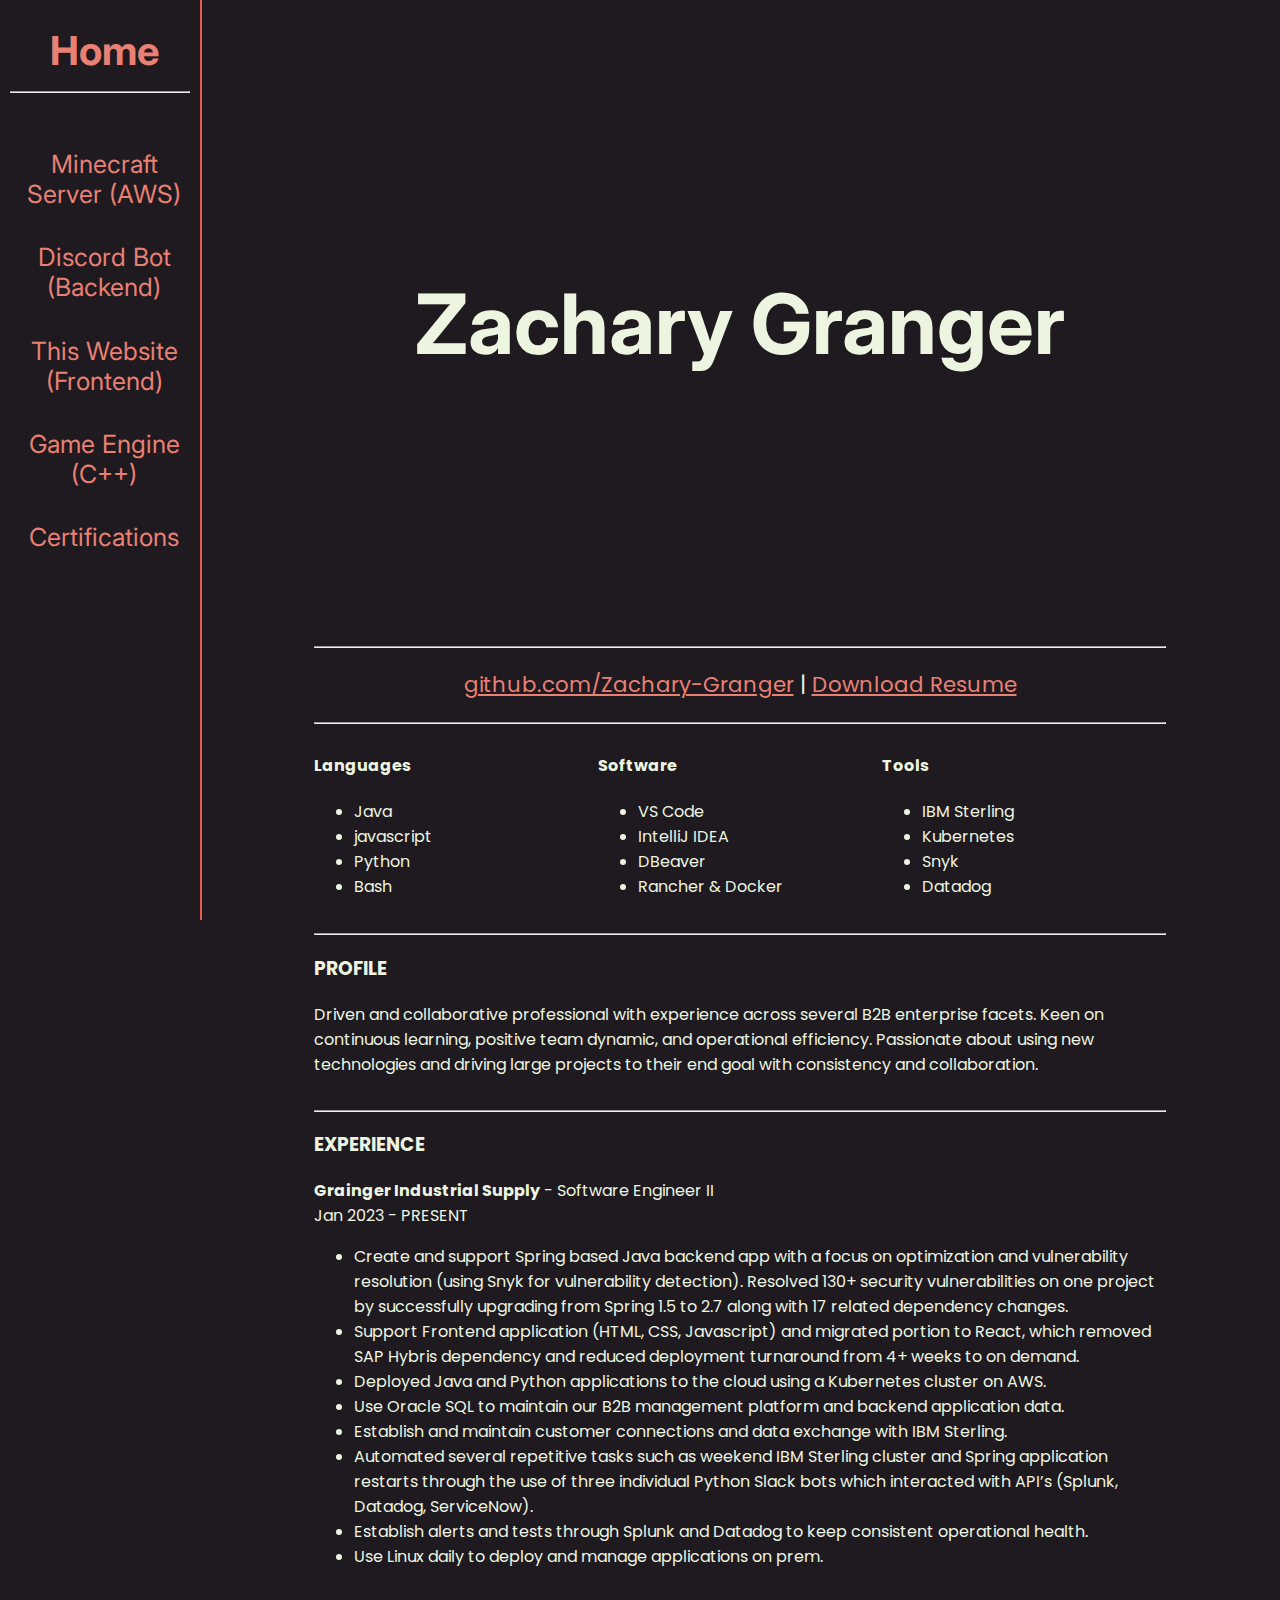
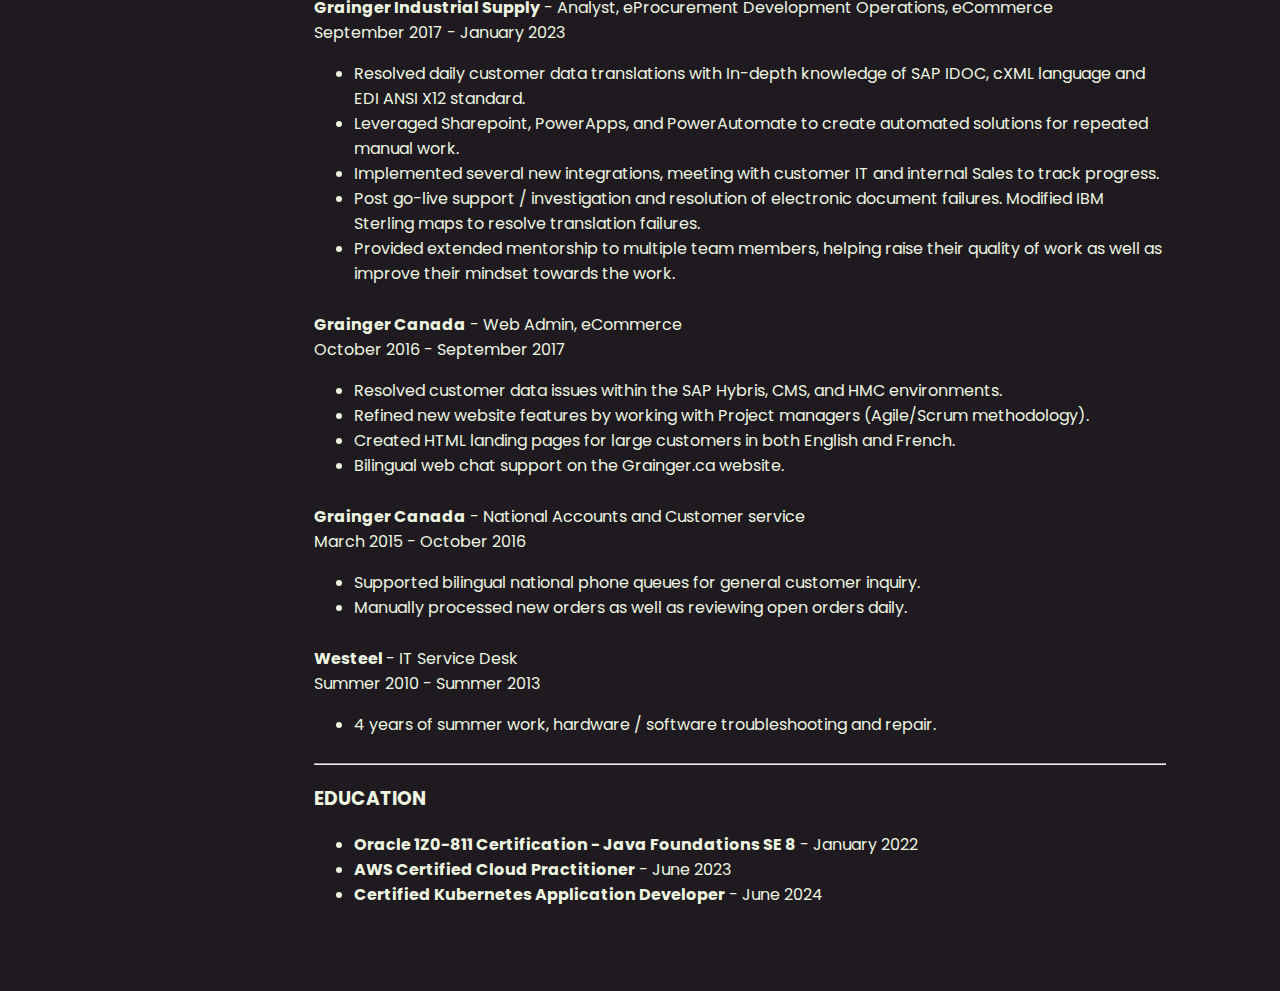
<file: index.html>
<!-- Hey Scott, how's it going? -->
<!-- I used VSCode with an HTML extension to make this website. -->
<!-- The knowledge came from the Pluralsight HTML course, as well as some aggressive Googling. -->

<html>

    <head>
        <title>Home</title>
        <meta name="viewport" content="width=device-width, initial-scale=1.0">
        <link rel="stylesheet" href="https://fonts.googleapis.com/css?family=Inter|Poppins">
        <link rel="stylesheet" href="styles/style.css" type="text/css">
        <link rel="icon" href="images/favicon.ico">
        <script src="scripts/sidenav.js" type="text/javascript" defer></script>
        <script src="scripts/header3D.js" type="text/javascript" defer></script>
        <script src="scripts/wiggle.js" type="text/javascript" defer></script>
    </head>
    
    <body>
        
        <!-- Main page-->
        <div id="mainContainer">
            <div id="center-screen">
                <h1>Zachary Granger</h1>
            </div>
            <div id="resume">
                <hr>
                <p style="text-align: center;">
                    <a href="https://github.com/Zachary-Granger">github.com/Zachary-Granger</a> | <a href="https://docs.google.com/document/d/1WT4MZ_MfHPIWZXro_oyWYGHauzgBFDgFboH7KndIpd0/edit?usp=sharing">Download Resume</a>
                </p>
                <hr>
                <div class="row">
                    <div class="column">
                        <h4>Languages</h4>
                        <ul>
                            <li>Java</li>
                            <li>javascript</li>
                            <li>Python</li>
                            <li>Bash</li>
                        </ul>
                    </div>
                    <div class="column">
                        <h4>Software</h4>
                        <ul>
                            <li>VS Code</li>
                            <li>IntelliJ IDEA</li>
                            <li>DBeaver</li>
                            <li>Rancher & Docker</li>
                        </ul>
                    </div>
                    <div class="column">
                        <h4>Tools</h4>
                        <ul>
                            <li>IBM Sterling</li>
                            <li>Kubernetes</li>
                            <li>Snyk</li>
                            <li>Datadog</li>
                        </ul>
                    </div>
                </div>
                <hr>

                <h3>PROFILE</h3>
                Driven and collaborative professional with experience across several B2B enterprise facets. 
                Keen on continuous learning, positive team dynamic, and operational efficiency. 
                Passionate about using new technologies and driving large projects to their end goal with consistency and collaboration.
                <br><br>
                <hr>

                <h3>EXPERIENCE</h3>
                <b>Grainger Industrial Supply</b> - Software Engineer II<br>
                Jan 2023 - PRESENT<br>
                <ul>
                    <li>Create and support Spring based Java backend app with a focus on optimization and vulnerability resolution (using Snyk for vulnerability detection). 
                        Resolved 130+ security vulnerabilities on one project by successfully upgrading from Spring 1.5 to 2.7 along with 17 related dependency changes.</li>
                    <li>Support Frontend application (HTML, CSS, Javascript) and migrated portion to React, which removed SAP Hybris dependency and  reduced deployment turnaround from 4+ weeks to on demand.</li>
                    <li>Deployed Java and Python applications to the cloud using a Kubernetes cluster on AWS.</li>
                    <li>Use Oracle SQL to maintain our B2B management platform and backend application data.</li>
                    <li>Establish and maintain customer connections and data exchange with IBM Sterling.</li>
                    <li>Automated several repetitive tasks such as weekend IBM Sterling cluster and Spring application restarts 
                        through the use of three individual Python Slack bots which interacted with API’s (Splunk, Datadog, ServiceNow).</li>
                    <li>Establish alerts and tests through Splunk and Datadog to keep consistent operational health.</li>
                    <li>Use Linux daily to deploy and manage applications on prem.</li>
                </ul>

                <b>Grainger Industrial Supply</b> - Analyst, eProcurement Development Operations, eCommerce<br>
                September 2017 - January 2023<br>
                <ul>
                    <li>Resolved daily customer data translations with In-depth knowledge of SAP IDOC, cXML language and EDI ANSI X12 standard.</li>
                    <li>Leveraged Sharepoint, PowerApps, and PowerAutomate to create automated solutions for repeated manual work.</li>
                    <li>Implemented several new integrations, meeting with customer IT and internal Sales to track progress.</li>
                    <li>Post go-live support / investigation and resolution of electronic document failures. Modified IBM Sterling maps to resolve translation failures.</li>
                    <li>Provided extended mentorship to multiple team members, helping raise their quality of work as well as improve their mindset towards the work.</li>
                </ul>

                <b>Grainger Canada</b> - Web Admin, eCommerce<br>
                October 2016 - September 2017<br>
                <ul>
                    <li>Resolved customer data issues within the SAP Hybris, CMS, and HMC environments.</li>
                    <li>Refined new website features by working with Project managers (Agile/Scrum methodology).</li>
                    <li>Created HTML landing pages for large customers in both English and French.</li>
                    <li>Bilingual web chat support on the Grainger.ca website.</li>
                </ul>

                <b>Grainger Canada</b> - National Accounts and Customer service<br>
                March 2015 - October 2016<br>
                <ul>
                    <li>Supported bilingual national phone queues for general customer inquiry.</li>
                    <li>Manually processed new orders as well as reviewing open orders daily.</li>
                </ul>

                <b>Westeel </b> - IT Service Desk<br>
                Summer 2010 - Summer 2013<br>
                <ul>
                    <li>4 years of summer work, hardware / software troubleshooting and repair.</li>
                </ul>
                <hr>
                
                <h3>EDUCATION</h3>
                <ul>
                    <li><b>Oracle 1Z0-811 Certification - Java Foundations SE 8</b> - January 2022</li>
                    <li><b>AWS Certified Cloud Practitioner</b> - June 2023</li>
                    <li><b>Certified Kubernetes Application Developer</b> - June 2024</li>
                </ul>
            </div>
        </div>

        <!-- Side navigation -->
        <sidenav-component/>
    </body>
</html>
</file>
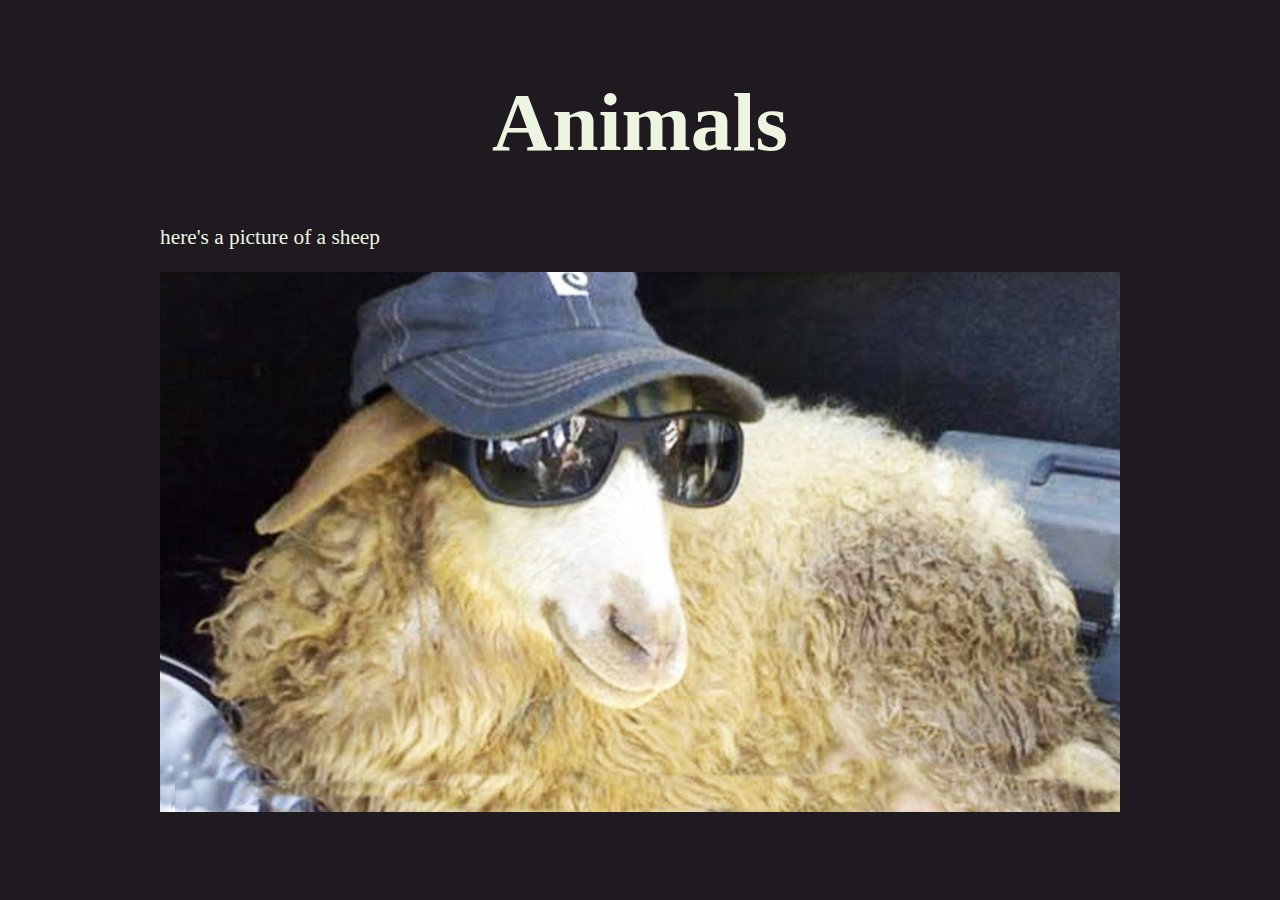
<file: animals.html>
<html>

    <head>
        <title>Animals</title>
        <meta name="viewport" content="width=device-width, initial-scale=1.0">
        <link rel="stylesheet" href="styles/style.css" type="text/css">
        <link rel="icon" href="images/favicon.ico">
    </head>
    
    <body>
        <div id="main">
            <h1>Animals</h1>
            <p>here's a picture of a sheep</p>

            <img src="images/sheep.jpg" alt="a lovely sheep">
        </div>
    </body>
</html>
</file>
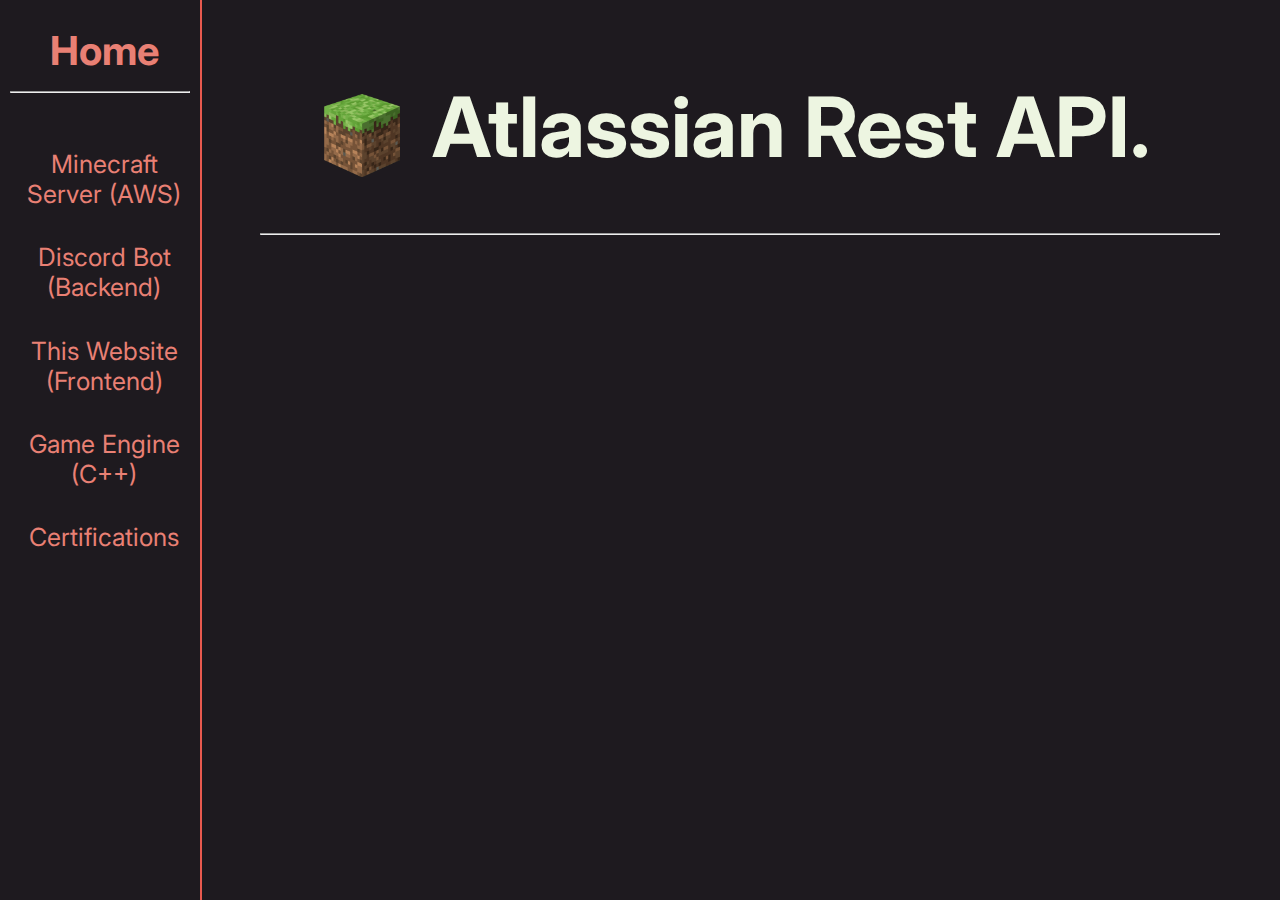
<file: Atlassian-Rest-API.html>
<html>

    <head>
        <title>Atlassian Rest API</title>
        <meta name="viewport" content="width=device-width, initial-scale=1.0">
        <link rel="stylesheet" href="https://fonts.googleapis.com/css?family=Inter|Poppins">
        <link rel="stylesheet" href="styles/style.css" type="text/css">
        <link rel="icon" href="images/favicon.ico">
        <script src="scripts/sidenav.js" type="text/javascript" defer></script>
        <script src="scripts/header3D.js" type="text/javascript" defer></script>
    </head>
    
    <body>
        <div >
            <div id="mainContainer">
                <div id="main">
                    <h1><img src="images/minecraft-logo.png" alt="" style="width:6.5vw;height:6.5vw; position: relative; right: 10px; top: 20px;">
                    Atlassian Rest API.</h1>
                    <hr>
                    <p></p>
                </div>
            </div>
        </div>
        
        
        <!-- Side navigation -->
        <sidenav-component/>
    </body>
</html>
</file>
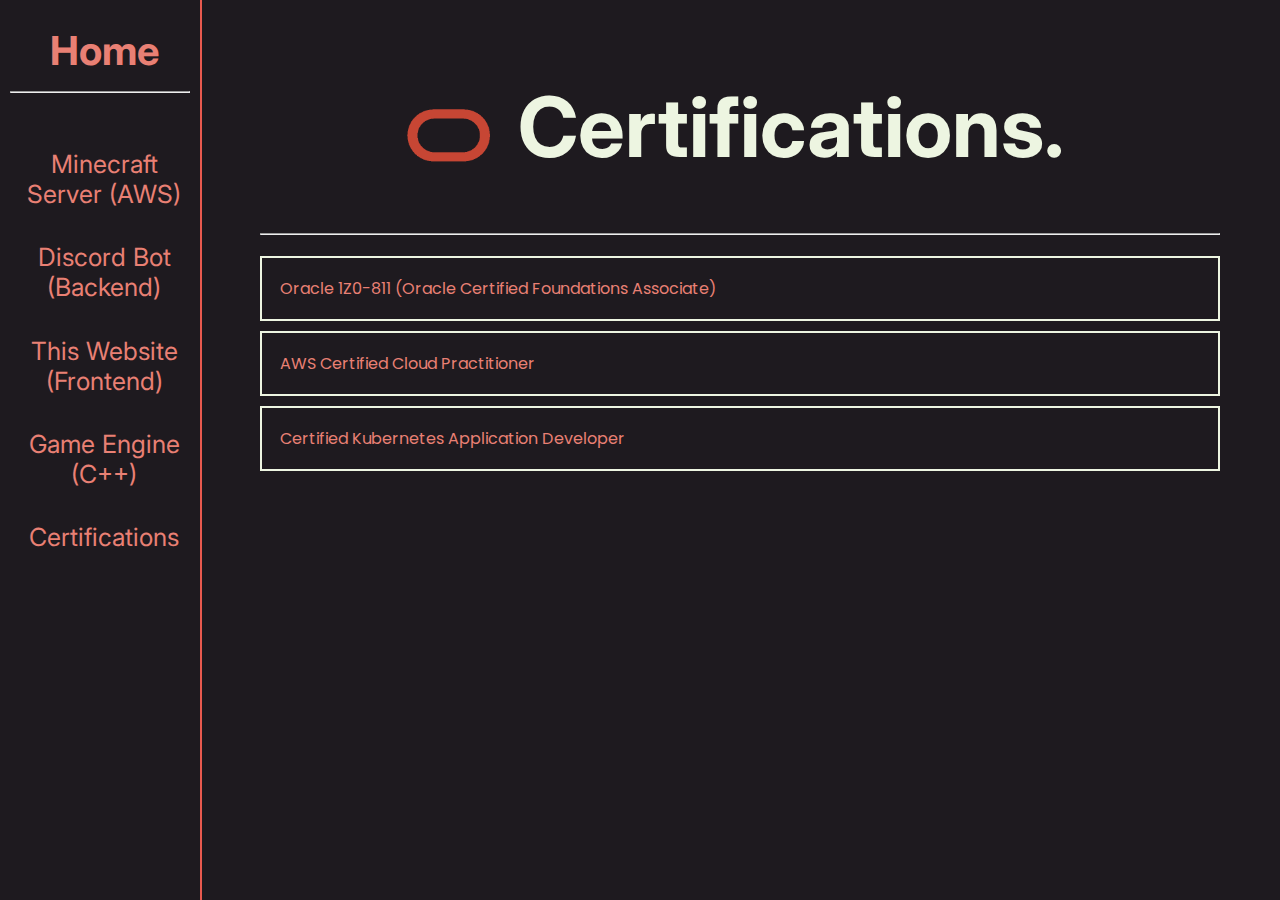
<file: Certifications.html>
<html>

    <head>
        <title>Certifications</title>
        <meta name="viewport" content="width=device-width, initial-scale=1.0">
        <link rel="stylesheet" href="https://fonts.googleapis.com/css?family=Inter|Poppins">
        <link rel="stylesheet" href="styles/style.css" type="text/css">
        <link rel="icon" href="images/favicon.ico">
        <script src="scripts/sidenav.js" type="text/javascript" defer></script>
        <script src="scripts/collapsible.js" defer></script>
        <script src="scripts/header3D.js" type="text/javascript" defer></script>
    </head>
    
    <body>
        <div>
            <div id="mainContainer">
                <div id="main">
                    <h1><img src="images/oracle-logo.png" alt="" style="width:6.5vw;height:6.5vw; position: relative; right: 10px; top: 20px;">
                    Certifications.</h1>
                    <hr>
                    <p></p>

                    <button type="button" data-placeholder="Oracle 1Z0-811 (Oracle Certified Foundations Associate)" class="collapsible">Oracle 1Z0-811 (Oracle Certified Foundations Associate)</button>
                    <div class="content">
                        <img src="images/Java-Certfication-1Z0-811.png">
                        <p/>
                    </div>

                    <button type="button" data-placeholder="AWS Certified Cloud Practitioner" class="collapsible">AWS Certified Cloud Practitioner</button>
                    <div class="content">
                        <img src="images/aws-certificate.png">
                        <p/>
                    </div>

                    <button type="button" data-placeholder="Certified Kubernetes Application Developer" class="collapsible">Certified Kubernetes Application Developer</button>
                    <div class="content">
                        <img src="images/Kubernetes-Certification.png">
                        <p/>
                    </div>
    
                </div>
            </div>
        </div>
        
        <!-- Side navigation -->
        <sidenav-component/>
    </body>
</html>
</file>
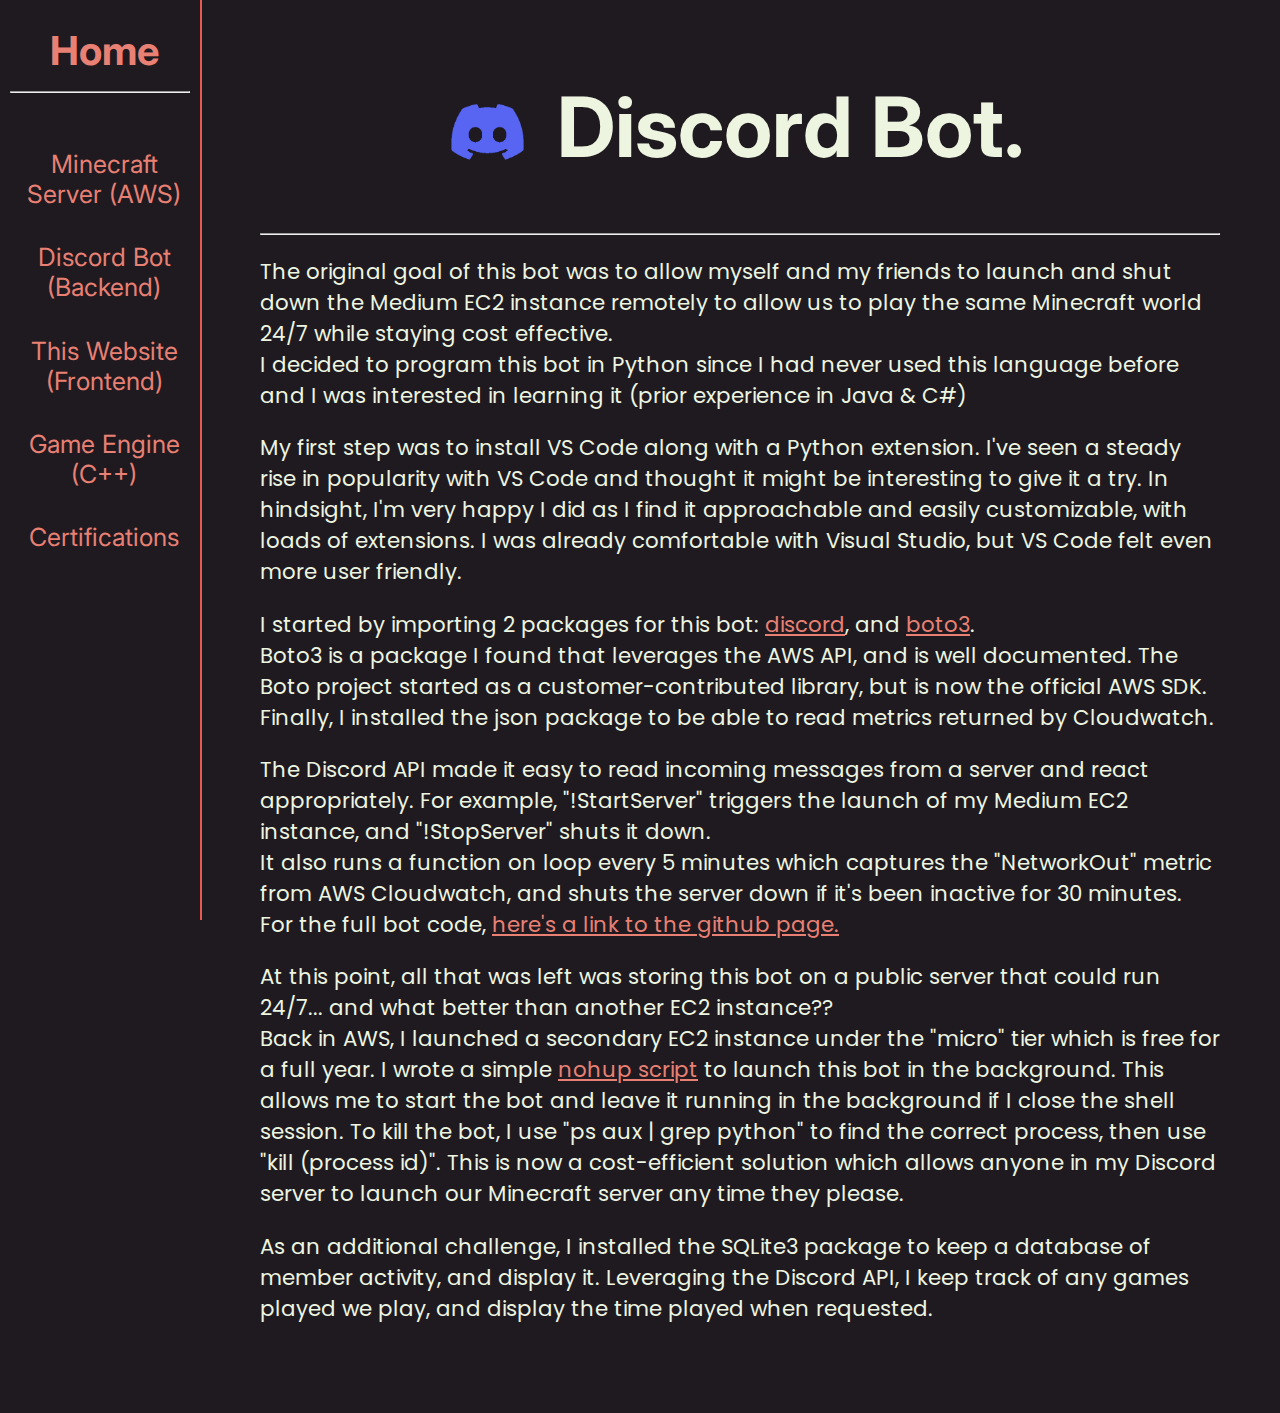
<file: Discord-Bot.html>
<html>

    <head>
        <title>Discord Bot</title>
        <meta name="viewport" content="width=device-width, initial-scale=1.0">
        <link rel="stylesheet" href="https://fonts.googleapis.com/css?family=Inter|Poppins">
        <link rel="stylesheet" href="styles/style.css" type="text/css">
        <link rel="icon" href="images/favicon.ico">
        <script src="scripts/sidenav.js" type="text/javascript" defer></script>
        <script src="scripts/header3D.js" type="text/javascript" defer></script>
    </head>
    
    <body>
        <div id="mainContainer">
            <div id="main">
                <h1><img src="images/Discord logo.png" alt="" style="width:6.5vw;height:6.5vw; position: relative; right: 10px; top: 20px;">
                Discord Bot.</h1>
                <hr>
                <p>The original goal of this bot was to allow myself and my friends to launch and shut down the Medium EC2 instance remotely 
                to allow us to play the same Minecraft world 24/7 while staying cost effective.<br>
                I decided to program this bot in Python since I had never used this language before and I was interested in learning it (prior experience in Java & C#)</p>

                <p>My first step was to install VS Code along with a Python extension. 
                I've seen a steady rise in popularity with VS Code and thought it might be interesting to give it a try.
                In hindsight, I'm very happy I did as I find it approachable and easily customizable, with loads of extensions. 
                I was already comfortable with Visual Studio, but VS Code felt even more user friendly.</p>

                <p>I started by importing 2 packages for this bot: 
                <a href="https://discordpy.readthedocs.io/en/stable/api.html" target="_blank">discord</a>, and 
                <a href="https://boto3.amazonaws.com/v1/documentation/api/latest/reference/services/ec2.html#client" target="_blank">boto3</a>.<br>
                Boto3 is a package I found that leverages the AWS API, and is well documented. The Boto project started as a customer-contributed library, but is now the official AWS SDK.<br>
                Finally, I installed the json package to be able to read metrics returned by Cloudwatch.</p>

                <p>The Discord API made it easy to read incoming messages from a server and react appropriately.
                For example, "!StartServer" triggers the launch of my Medium EC2 instance, and "!StopServer" shuts it down.<br>
                It also runs a function on loop every 5 minutes which captures the "NetworkOut" metric from AWS Cloudwatch, and shuts the server down if it's been inactive for 30 minutes.<br>
                For the full bot code, <a href="https://github.com/KingPPine/DiscordBot/blob/master/my_bot.py" target="_blank">here's a link to the github page.</a></p>

                <p>At this point, all that was left was storing this bot on a public server that could run 24/7... and what better than another EC2 instance??<br>
                Back in AWS, I launched a secondary EC2 instance under the "micro" tier which is free for a full year. I wrote a simple 
                <a href ="https://github.com/KingPPine/DiscordBot/blob/master/nrun.sh" target="_blank">nohup script</a> to launch this bot in the background.
                This allows me to start the bot and leave it running in the background if I close the shell session. 
                To kill the bot, I use "ps aux | grep python" to find the correct process, then use "kill (process id)".
                This is now a cost-efficient solution which allows anyone in my Discord server to launch our Minecraft server any time they please.</p>

                <p>As an additional challenge, I installed the SQLite3 package to keep a database of member activity, and display it.
                Leveraging the Discord API, I keep track of any games played we play, and display the time played when requested.</p>
            </div>
        </div>

        <!-- Side navigation -->
        <sidenav-component/>
    </body>
</html>
</file>
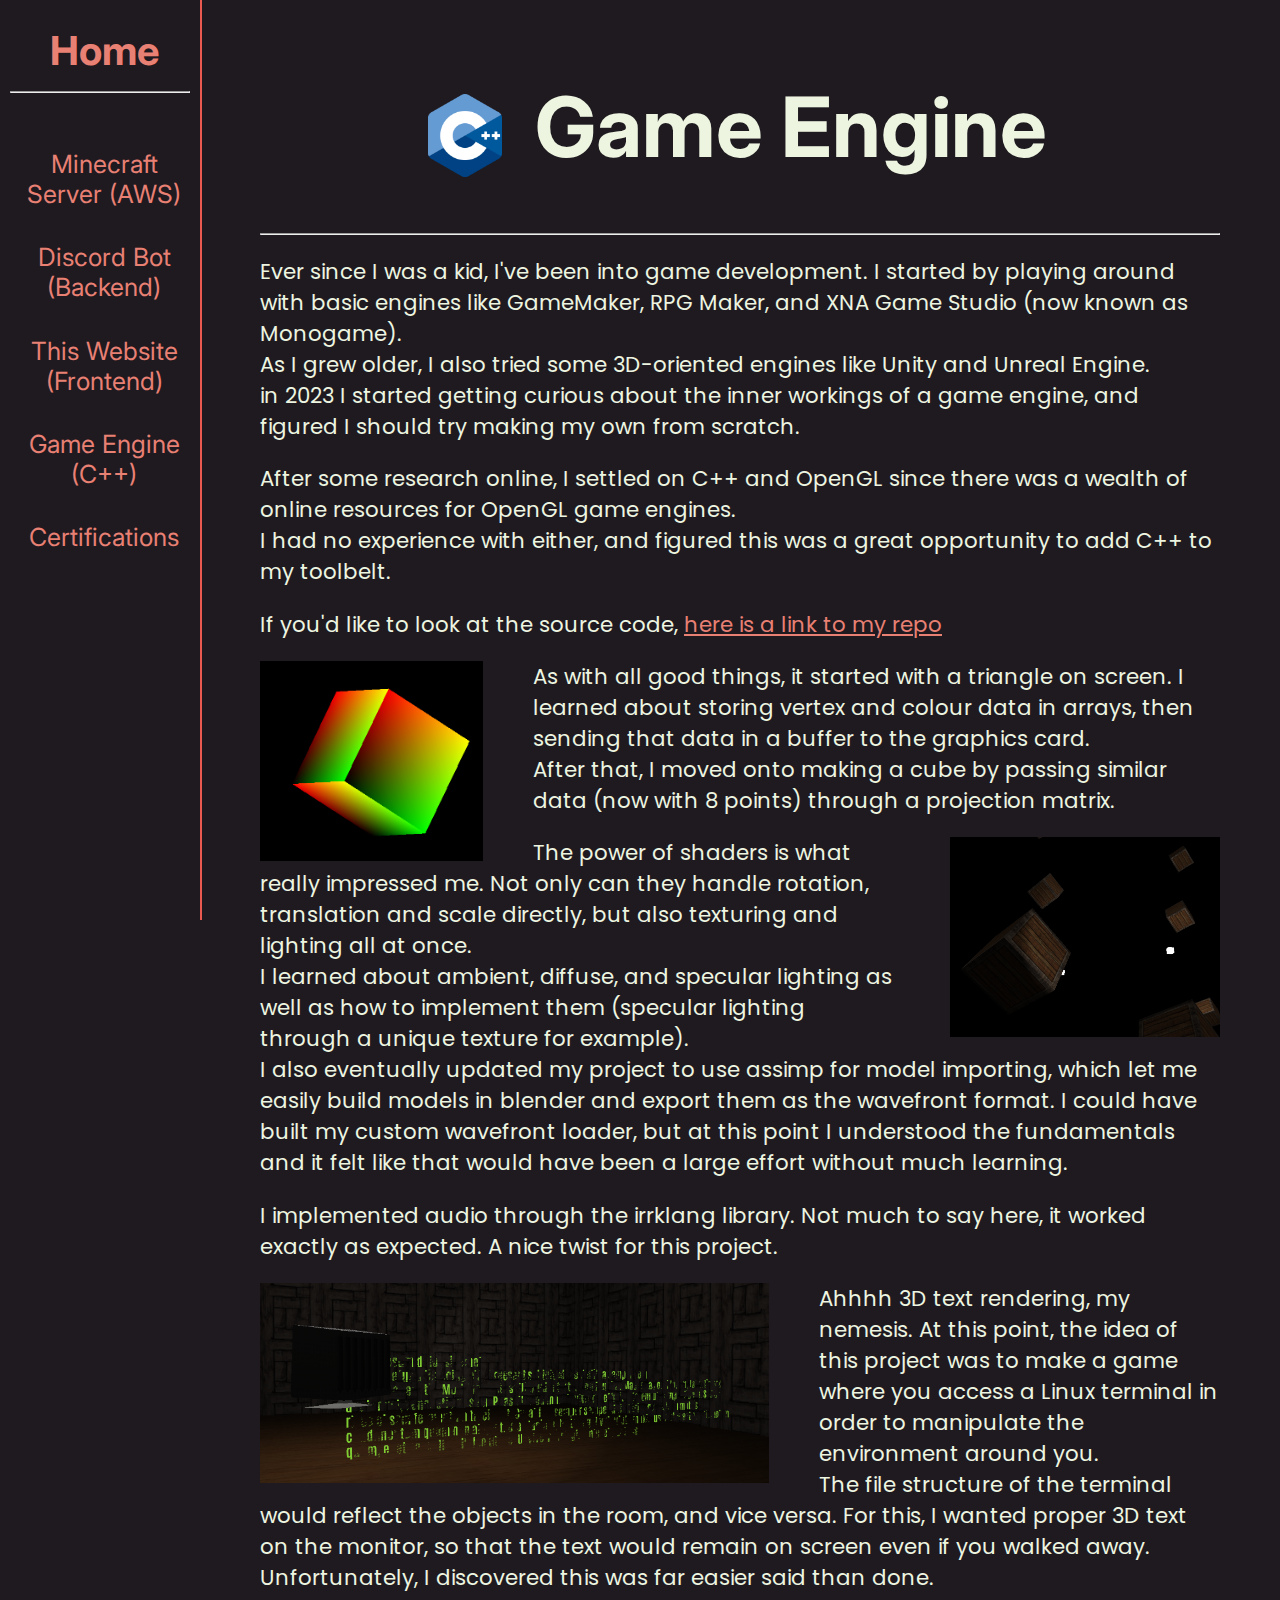
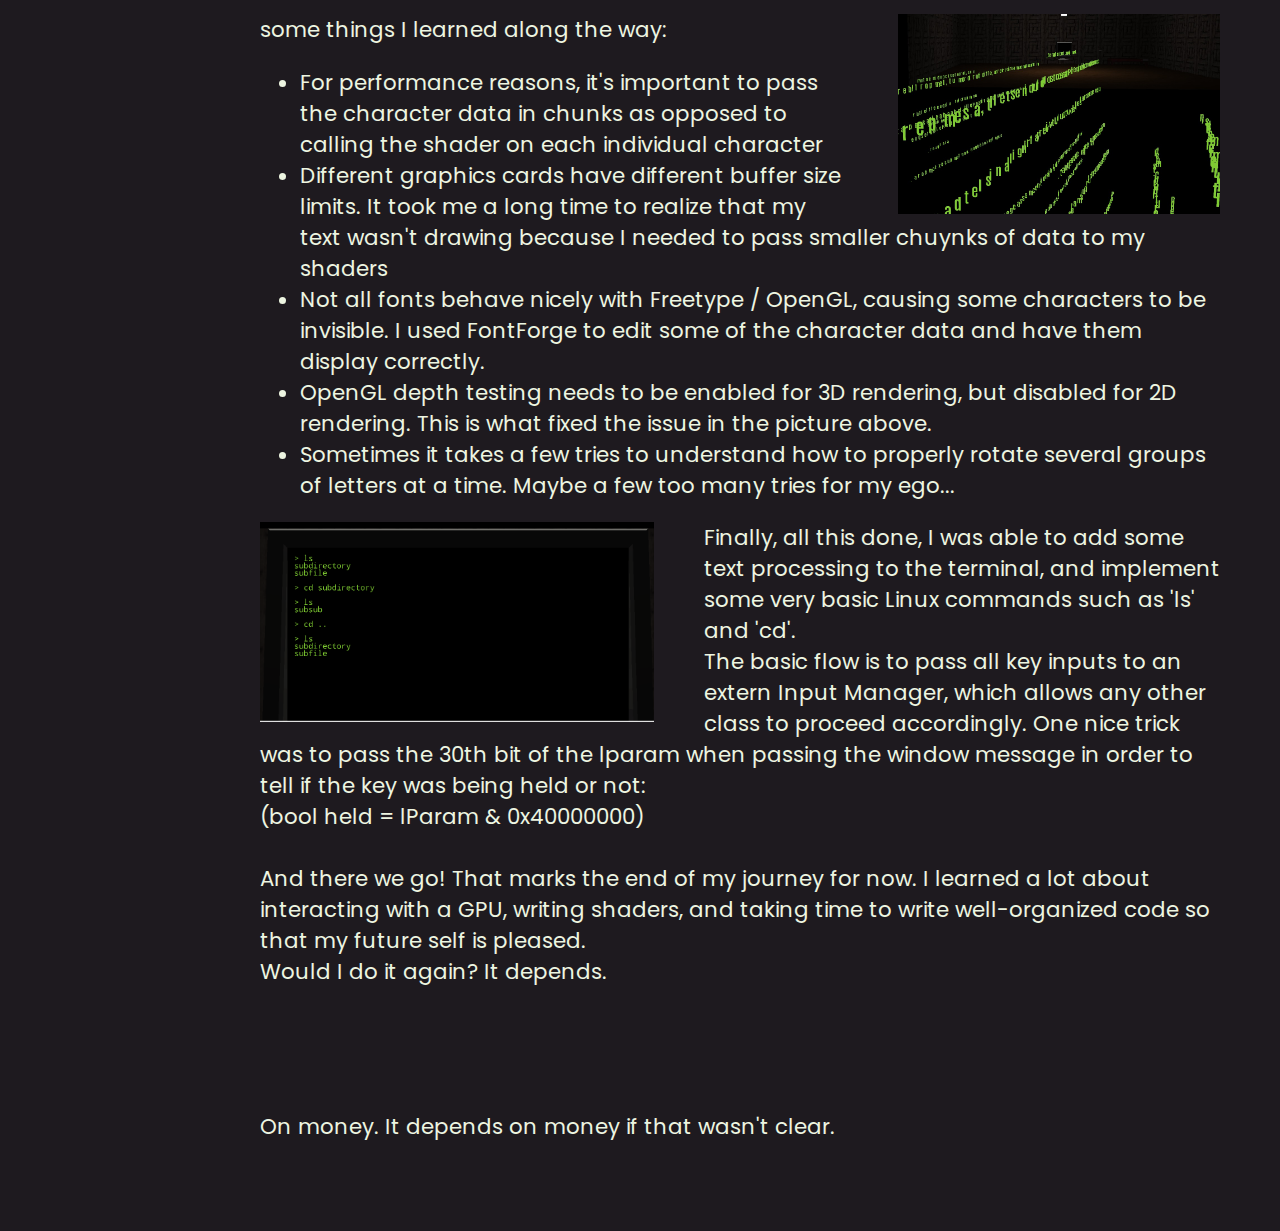
<file: Game-Engine.html>
<html>

    <head>
        <title>Game Engine</title>
        <meta name="viewport" content="width=device-width, initial-scale=1.0">
        <link rel="stylesheet" href="https://fonts.googleapis.com/css?family=Inter|Poppins">
        <link rel="stylesheet" href="styles/style.css" type="text/css">
        <link rel="icon" href="images/favicon.ico">
        <script src="scripts/sidenav.js" type="text/javascript" defer></script>
        <script src="scripts/header3D.js" type="text/javascript" defer></script>
    </head>
    
    <body>
        <div >
            <div id="mainContainer">
                <div id="main">
                    <h1><img src="images/C++logo.png" alt="" style="width:6.5vw;height:6.5vw; position: relative; right: 10px; top: 20px;">
                    Game Engine</h1>
                    <hr>
                    <p>
                        Ever since I was a kid, I've been into game development. I started by playing around with basic engines like GameMaker, RPG Maker, and XNA Game Studio (now known as Monogame).<br>
                        As I grew older, I also tried some 3D-oriented engines like Unity and Unreal Engine.<br>
                        in 2023 I started getting curious about the inner workings of a game engine, and figured I should try making my own from scratch.
                    </p>

                    <p>
                        After some research online, I settled on C++ and OpenGL since there was a wealth of online resources for OpenGL game engines.<br>
                        I had no experience with either, and figured this was a great opportunity to add C++ to my toolbelt.
                    </p>

                    <p>
                        If you'd like to look at the source code, <a target="_blank" href="https://github.com/KingPPine/Interterminal">here is a link to my repo</a>
                    </p>
                    
                    <p><img src="images/GameEngineScreenshots/Cube.png" height="200" style="float:left;margin-right:50px">
                        As with all good things, it started with a triangle on screen. I learned about storing vertex and colour data in arrays, then sending that data in a buffer to the graphics card.<br>
                        After that, I moved onto making a cube by passing similar data (now with 8 points) through a projection matrix.
                    </p>
                    
                    <p><img src="images/GameEngineScreenshots/Lighting.png" height="200" style="float:right;margin-left:50px">
                        The power of shaders is what really impressed me. Not only can they handle rotation, translation and scale directly, but also texturing and lighting all at once.<br>
                        I learned about ambient, diffuse, and specular lighting as well as how to implement them (specular lighting through a unique texture for example).<br>
                        I also eventually updated my project to use assimp for model importing, which let me easily build models in blender and export them as the wavefront format.
                        I could have built my custom wavefront loader, but at this point I understood the fundamentals and it felt like that would have been a large effort without much learning.
                    </p>

                    <p>I implemented audio through the irrklang library. Not much to say here, it worked exactly as expected. A nice twist for this project.</p>

                    <p><img src="images/GameEngineScreenshots/3DText.png" height="200" style="float:left;margin-right:50px">
                        Ahhhh 3D text rendering, my nemesis. At this point, the idea of this project was to make a game where you access a Linux terminal in order to manipulate the environment around you. <br>
                        The file structure of the terminal would reflect the objects in the room, and vice versa. 
                        For this, I wanted proper 3D text on the monitor, so that the text would remain on screen even if you walked away. <br>
                        Unfortunately, I discovered this was far easier said than done.
                    </p>

                    <p><img src="images/GameEngineScreenshots/3DText2.jpg" height="200" style="float:right;margin-left:50px">
                        some things I learned along the way:
                        <ul>
                            <li>For performance reasons, it's important to pass the character data in chunks as opposed to calling the shader on each individual character</li>
                            <li>Different graphics cards have different buffer size limits. 
                                It took me a long time to realize that my text wasn't drawing because I needed to pass smaller chuynks of data to my shaders</li>
                            <li>Not all fonts behave nicely with Freetype / OpenGL, causing some characters to be invisible. 
                                I used FontForge to edit some of the character data and have them display correctly.</li>
                            <li>OpenGL depth testing needs to be enabled for 3D rendering, but disabled for 2D rendering. This is what fixed the issue in the picture above.</li>
                            <li>Sometimes it takes a few tries to understand how to properly rotate several groups of letters at a time. Maybe a few too many tries for my ego...</li>
                        </ul>
                    </p>

                    <p><img src="images/GameEngineScreenshots/Terminal.png" height="200" style="float:left;margin-right:50px">
                        Finally, all this done, I was able to add some text processing to the terminal, and implement some very basic Linux commands such as 'ls' and 'cd'.<br>
                        The basic flow is to pass all key inputs to an extern Input Manager, which allows any other class to proceed accordingly.
                        One nice trick was to pass the 30th bit of the lparam when passing the window message in order to tell if the key was being held or not: <br> 
                        (bool held = lParam & 0x40000000)
                        <br><br>
                        And there we go! That marks the end of my journey for now. I learned a lot about interacting with a GPU, writing shaders, and taking time to write well-organized code so that my future self is pleased.<br>
                        Would I do it again? It depends.<br><br><br><br><br>
                        On money. It depends on money if that wasn't clear.
                    </p>
                </div>
            </div>
        
            <!-- Side navigation -->
            <sidenav-component/>
        </div>
    </body>
</html>
</file>
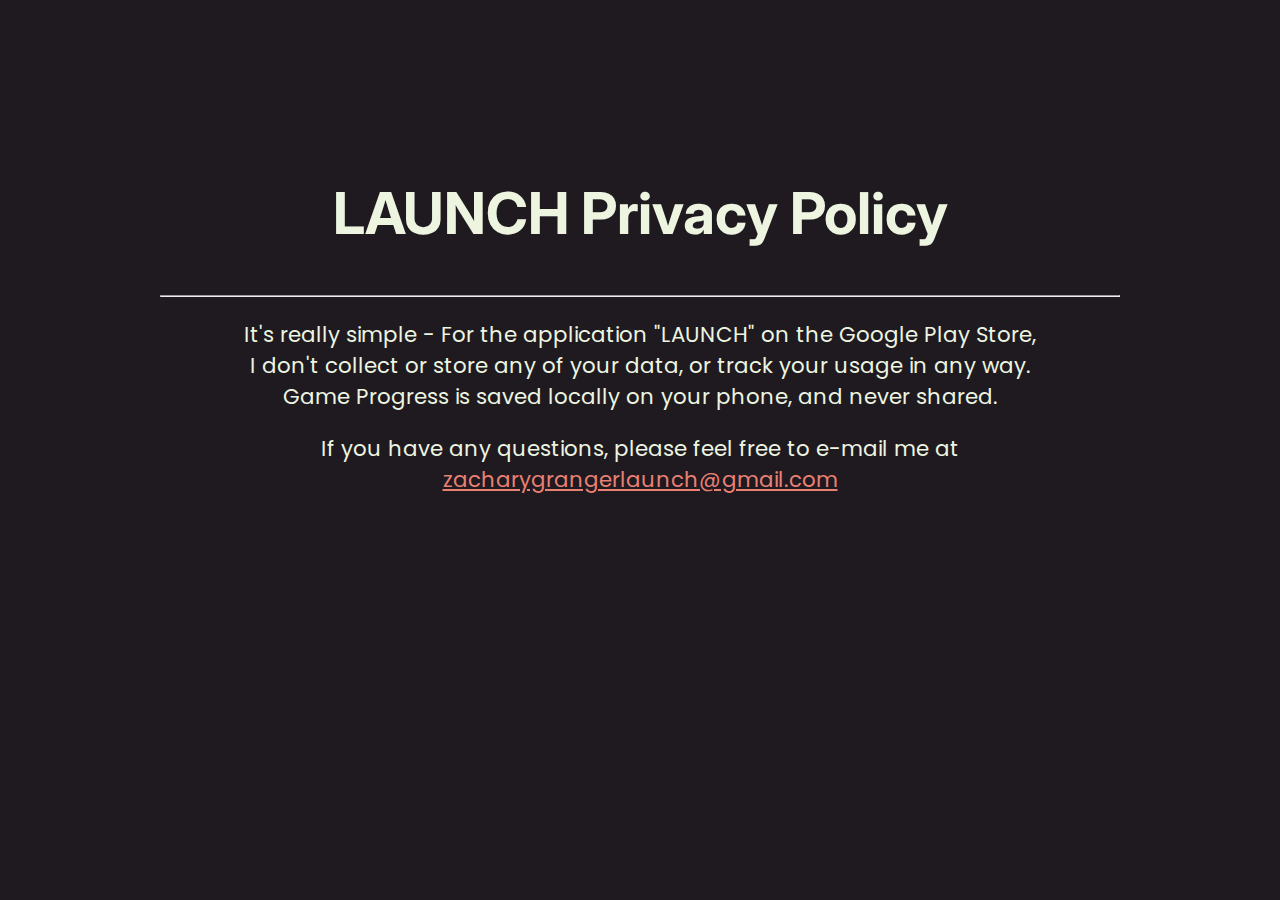
<file: LaunchPrivacyPolicy.html>
<html>

    <head>
        <title>Launch Privacy Policy</title>
        <meta name="viewport" content="width=device-width, initial-scale=1.0">
        <link rel="stylesheet" href="https://fonts.googleapis.com/css?family=Inter|Poppins">
        <link rel="stylesheet" href="styles/style.css" type="text/css">
        <link rel="icon" href="images/favicon.ico">
    </head>
    
    <body>
        
        <!-- Main page-->
        <div id="mainContainer">
            <div id="center-screen">
                <div id="main">
                    <h2>LAUNCH Privacy Policy</h2>
                    <hr>
                    <p style="text-align: center">It's really simple - For the application "LAUNCH" on the Google Play Store,<br> I don't collect or store any of your data, or track your usage in any way.
                    <br> Game Progress is saved locally on your phone, and never shared.</p>
                    <p style="text-align: center">If you have any questions, please feel free to e-mail me at <a href="mailto:zacharygrangerlaunch@gmail.com">zacharygrangerlaunch@gmail.com</a></p>
                </div>
            </div>
        </div>

        <!-- Side navigation -->
        <sidenav-component/>
    </body>
</html>
</file>
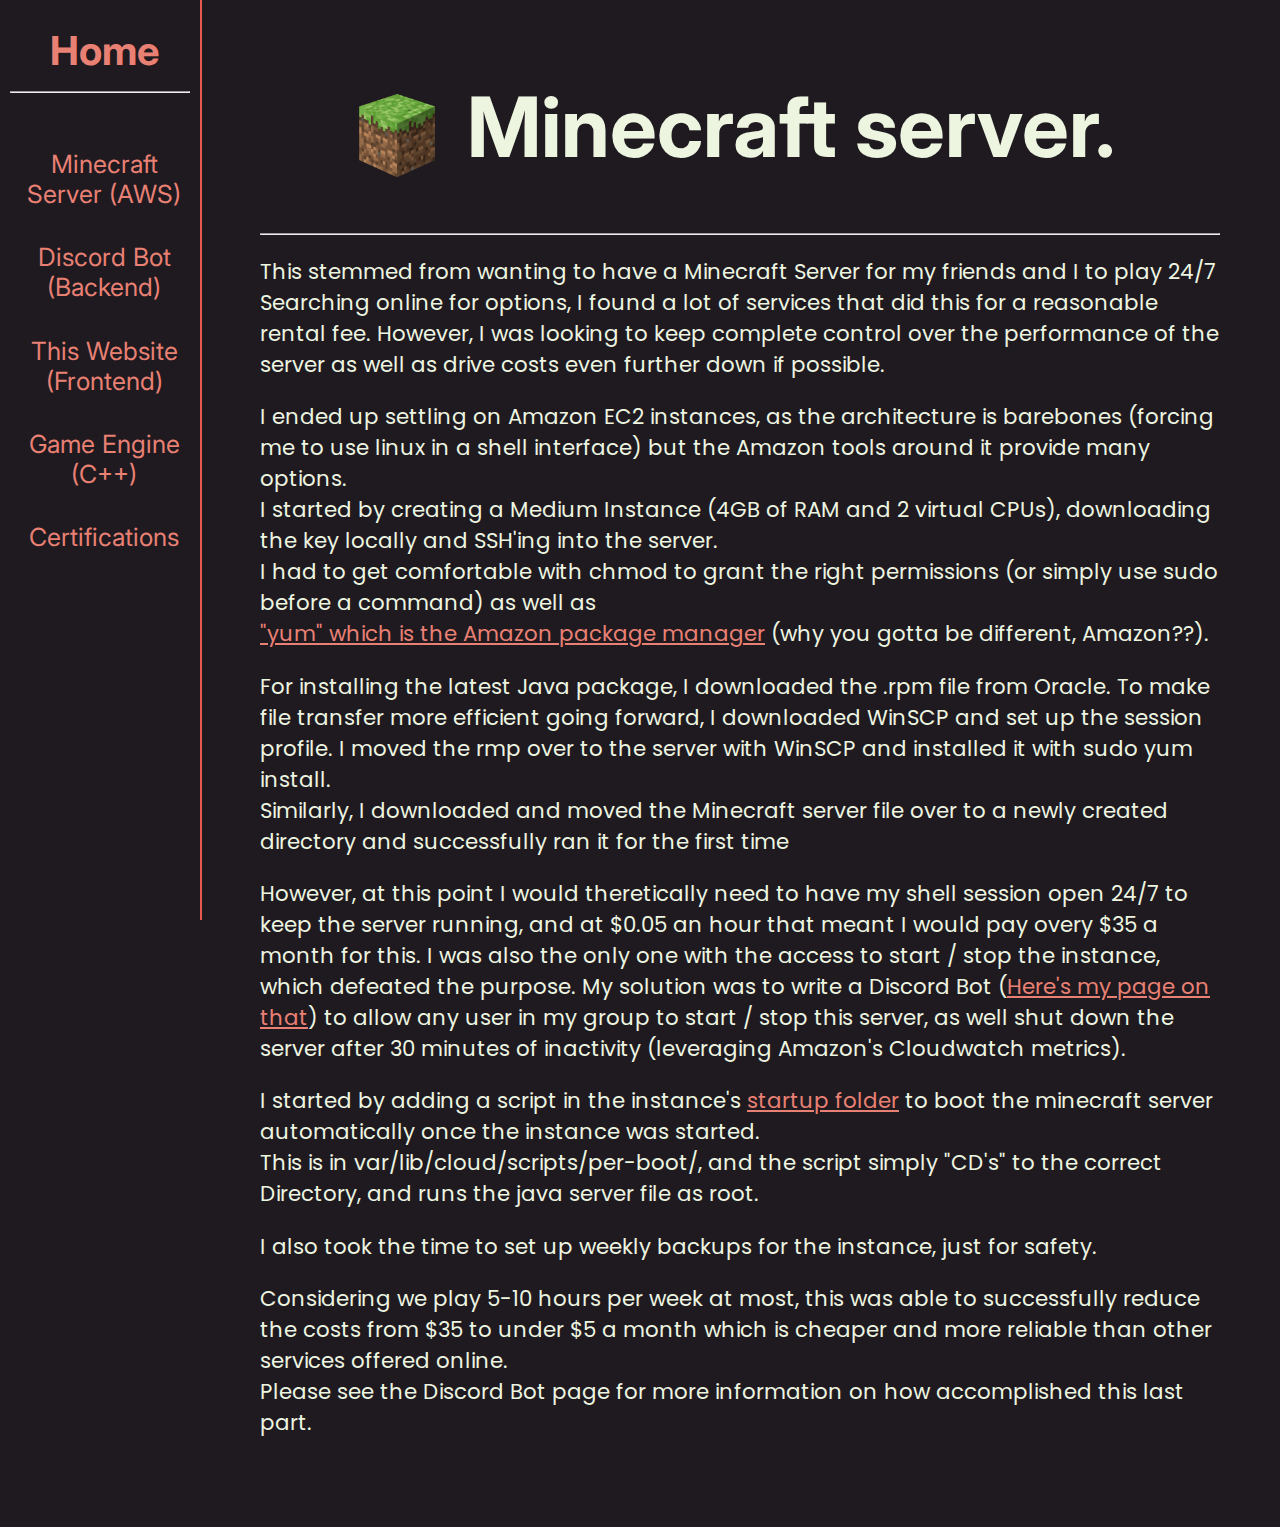
<file: Minecraft.html>
<html>

    <head>
        <title>Minecraft Server</title>
        <meta name="viewport" content="width=device-width, initial-scale=1.0">
        <link rel="stylesheet" href="https://fonts.googleapis.com/css?family=Inter|Poppins">
        <link rel="stylesheet" href="styles/style.css" type="text/css">
        <link rel="icon" href="images/favicon.ico">
        <script src="scripts/sidenav.js" type="text/javascript" defer></script>
        <script src="scripts/header3D.js" type="text/javascript" defer></script>
    </head>
    
    <body>
        <div >
            <div id="mainContainer">
                <div id="main">
                    <h1><img src="images/minecraft-logo.png" alt="" style="width:6.5vw;height:6.5vw; position: relative; right: 10px; top: 20px;">
                    Minecraft server.</h1>
                    <hr>
                    <p>This stemmed from wanting to have a Minecraft Server for my friends and I to play 24/7<br>
                    Searching online for options, I found a lot of services that did this for a reasonable rental fee.
                    However, I was looking to keep complete control over the performance of the server as well as drive costs even further down if possible.</p>

                    <p>I ended up settling on Amazon EC2 instances, as the architecture is barebones (forcing me to use linux in a shell interface) 
                        but the Amazon tools around it provide many options.<br>
                    I started by creating a Medium Instance (4GB of RAM and 2 virtual CPUs), downloading the key locally and SSH'ing into the server.<br>
                    I had to get comfortable with chmod to grant the right permissions (or simply use sudo before a command) as well as <br>
                    <a href="https://docs.aws.amazon.com/AWSEC2/latest/UserGuide/install-software.html" target="_blank">"yum" which is the Amazon package manager</a> 
                    (why you gotta be different, Amazon??).</p>

                    <p>For installing the latest Java package, I downloaded the .rpm file from Oracle. To make file transfer more efficient going forward, 
                    I downloaded WinSCP and set up the session profile. I moved the rmp over to the server with WinSCP and installed it with sudo yum install.<br>
                    Similarly, I downloaded and moved the Minecraft server file over to a newly created directory and successfully ran it for the first time</p>
                    
                    <p>However, at this point I would theretically need to have my shell session open 24/7 to keep the server running, 
                    and at $0.05 an hour that meant I would pay overy $35 a month for this. I was also the only one with the access to start / stop the instance, which defeated the purpose. 
                    My solution was to write a Discord Bot (<a href="Discord-Bot.html" target="_self">Here's my page on that</a>) to allow any user in my group to start / stop this server, 
                    as well shut down the server after 30 minutes of inactivity (leveraging Amazon's Cloudwatch metrics).</p>

                    <p>I started by adding a script in the instance's <a href="https://stackoverflow.com/questions/43056007/ec2-run-scripts-every-boot" target="_blank">startup folder</a> to boot the minecraft server automatically once the instance was started.<br>
                    This is in var/lib/cloud/scripts/per-boot/, and the script simply "CD's" to the correct Directory, and runs the java server file as root.</p>
                    <p>I also took the time to set up weekly backups for the instance, just for safety.</p>
                    <p>Considering we play 5-10 hours per week at most, this was able to successfully reduce the costs from $35 to under $5 a month 
                    which is cheaper and more reliable than other services offered online.<br>
                    Please see the Discord Bot page for more information on how accomplished this last part.</p>
                </div>
            </div>
        
            <!-- Side navigation -->
            <sidenav-component/>
        </div>
    </body>
</html>
</file>
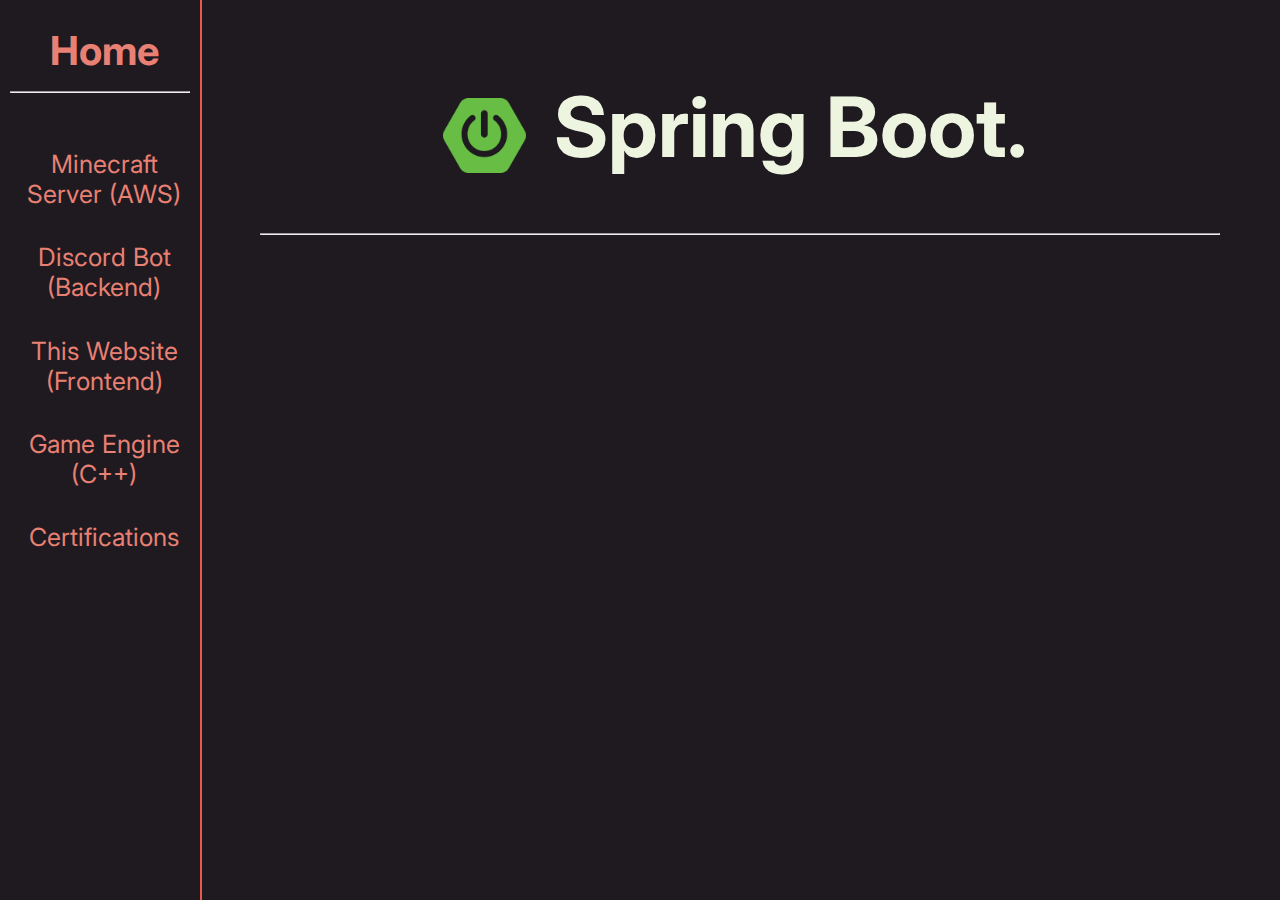
<file: Spring-Boot.html>
<html>

    <head>
        <title>Spring Boot</title>
        <meta name="viewport" content="width=device-width, initial-scale=1.0">
        <link rel="stylesheet" href="https://fonts.googleapis.com/css?family=Inter|Poppins">
        <link rel="stylesheet" href="styles/style.css" type="text/css">
        <link rel="icon" href="images/favicon.ico">
        <script src="scripts/sidenav.js" type="text/javascript" defer></script>
        <script src="scripts/header3D.js" type="text/javascript" defer></script>
    </head>
    
    <body>
        <div >
            <div id="mainContainer">
                <div id="main">
                    <h1><img src="images/spring-boot-logo.png" alt="" style="width:6.5vw;height:6.5vw; position: relative; right: 10px; top: 20px;">
                    Spring Boot.</h1>
                    <hr>
                    <p></p>
                </div>
            </div>

            <!-- Side navigation -->
            <sidenav-component/>
        </div>
    </body>
</html>
</file>
<file: styles/style.css>
body
{
    background: #1e1a1f;
    text-align: center;
    padding-bottom: 50px;
}

#maincontainer
{
    animation: transitionIn 1.25s;
}

#main
{
    width: 75vw;
    margin: auto;
    padding: 10px;
}

#center-screen
{
    display: flex;
    justify-content: center;
    align-items: center;
    text-align: center;
    min-height: 70vh;
}

#background-image
{
    background-image: url('Minecraft background.png');  
    background-repeat: no-repeat; 
    background-size: 100%;
}

#resume
{
    margin: auto;
    width: 80%;
    font-family: "Poppins";
    font-size: 12pt;
    text-align: left;
    /* text-indent: 48px; */
    color: #EDF5E1;
}
#resume li{
    font-size: 12pt;
}
#resume ul{
    padding-bottom: 10px;
}

/* The sidebar menu */
.sidenav
{
    background: #1e1a1f;
    padding-top: 20px;
    height: 100%; /* Full-height: remove this if you want "auto" height */
    width: 200px; /* Set the width of the sidebar */
    position: fixed; /* Fixed Sidebar (stay in place on scroll) */
    z-index: 1; /* Stay on top */
    top: 0; /* Stay at the top */
    left: 0;
    border-right: solid 2px #E85A4F;
    overflow-x: hidden; /* Disable horizontal scroll */
}
/* The navigation menu links */
.sidenav a 
{
    padding: 6px 8px 6px 16px;
    text-decoration: none;
    font-family: 'Inter';
    font-size: 25px;
    display: block;
}
/* The Home link in the top right*/
.sidenav .home
{
    font-size: 40px;
    font-weight: bold;
}

.bottomnav
{
    background-color: #1e1a1f;
    outline: 2px solid #E85A4F;
    border-top-left-radius: 15px;
    border-top-right-radius: 15px;
    height: 50px;
    position: fixed;
    z-index: 1;
    bottom: 0;
    border-bottom: 2px solid #E85A4F;
    left: 2;
    right: 2;
    transition-property: transform;
    transition-duration: 0.2s;
    transition-timing-function: ease, step-start, cubic-bezier(0.1, 0.7, 1, 0.1);
}
.bottomnav a {
    padding: 14px 16px;
    text-decoration: none;
    font-size: 17px;
    font-family: 'Inter';
    display: block;
}
.bottomnav #bottomnav-links {
    display: none;
}
.bottomnav #bottomnav-links > a {
    background-color: #1e1a1f;
    border-bottom: 2px solid #E85A4F;
}
.bottomnav a.icon {
    display: block;
    position: absolute;
    right: 0;
    bottom: 0;
    height: 50%;
}
.column{
    float: left;
    width: 33.33%;
}
.row:after {
    content: "";
    display: table;
    clear: both;
}
  
/* On smaller screens, where height is less than 450px, change the style of the sidebar (less padding and a smaller font size) */
@media screen and (max-height: 450px) 
{
    .sidenav {padding-top: 15px;}
    .sidenav a {font-size: 18px;}
}

h1
{
    text-align: center;
    font-family: 'Inter';
    font-size: 6.5vw;
    color: #EDF5E1;
    text-shadow: none;
    transition-property: text-shadow, transform;
    transition-duration: 0.5s;
    transition-timing-function: ease-out;
}
h2
{
    text-align: center;
    font-family: 'Inter';
    font-size: 4.5vw;
    color: #EDF5E1;
}

hr
{
    /* height: 2px; */
    color: #E85A4F;
}

p
{
    font-family: "Poppins";
    font-size: 16pt;
    text-align: left;
    /* text-indent: 48px; */
    color: #EDF5E1;
}
li
{
    font-family: "Poppins";
    font-size: 16pt;
    text-align: left;
    /* text-indent: 48px; */
    color: #EDF5E1;
}

a:link
{
    color: #E98074;
}
a:visited
{
    color: #E98074;
}
a:hover
{
    color: #fca690;
}

img
{
    max-height:100%;
    max-width:100%;
    object-fit: contain;
}

/* Style the button that is used to open and close the collapsible content */
.collapsible {
    background-color: #1e1a1f;
    color: #E98074; /*I prefer the orange here to have it stand out from other text*/
    cursor: pointer;
    padding: 18px;
    width: 100%;
    border: solid 2px #EDF5E1;
    border-bottom: none;
    text-align: left;
    outline: none;
    font-family: "Poppins";
    font-size: 16px;
}

.wiggle {
    font-size: 26pt;
    display: inline-block;
    transition: all 0.2s ease-out;
}
  
/* Add a background color to the button if it is clicked on (add the .active class with JS), and when you move the mouse over it (hover) */
/* .active, .collapsible:hover {
background-color: #ccc;
} */
  
/* Style the collapsible content. Note: hidden by default */
.content {
    padding: 0 18px;
    max-height: 0;
    overflow: hidden;
    transition: max-height 0.2s ease-out;
    border: solid 2px #EDF5E1;
    border-top: none;
    background-color: #1e1a1f;
    margin-bottom: 10px;
}

@keyframes transitionIn
{
    from
    {
        opacity: 0;
        transform: rotateX(-10deg);
    }

    to
    {
        opacity: 1;
        transform: rotateX(0);
    }
}
</file>
